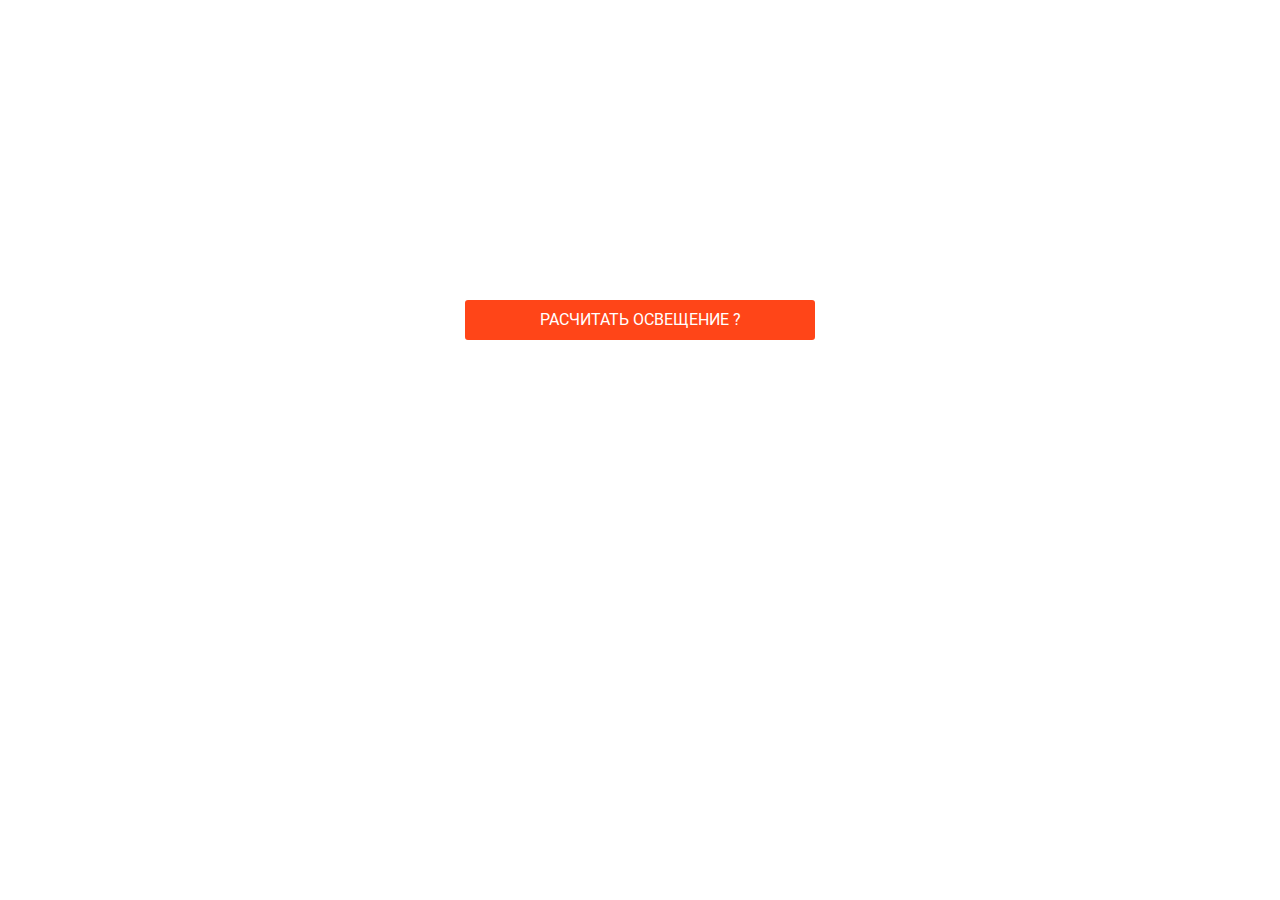
<file: index.html>
<!DOCTYPE html>
<html lang="ru">
<head>
   <meta charset="UTF-8">
   <title>Lighting calculation</title>
   <link rel="icon" href="img/icon.png" type="image/x-icon">
   <link rel="stylesheet" href="css/main.css">
   <link rel="stylesheet" href="fonts/fonts.css">
</head>
<body>
<a href="lighting_calculation.html">
<div class="btn-calculation-main">
   расчитать освещение ?
</div>
</a>

<script src="js/custom.js"></script>
</body>
</html>
</file>
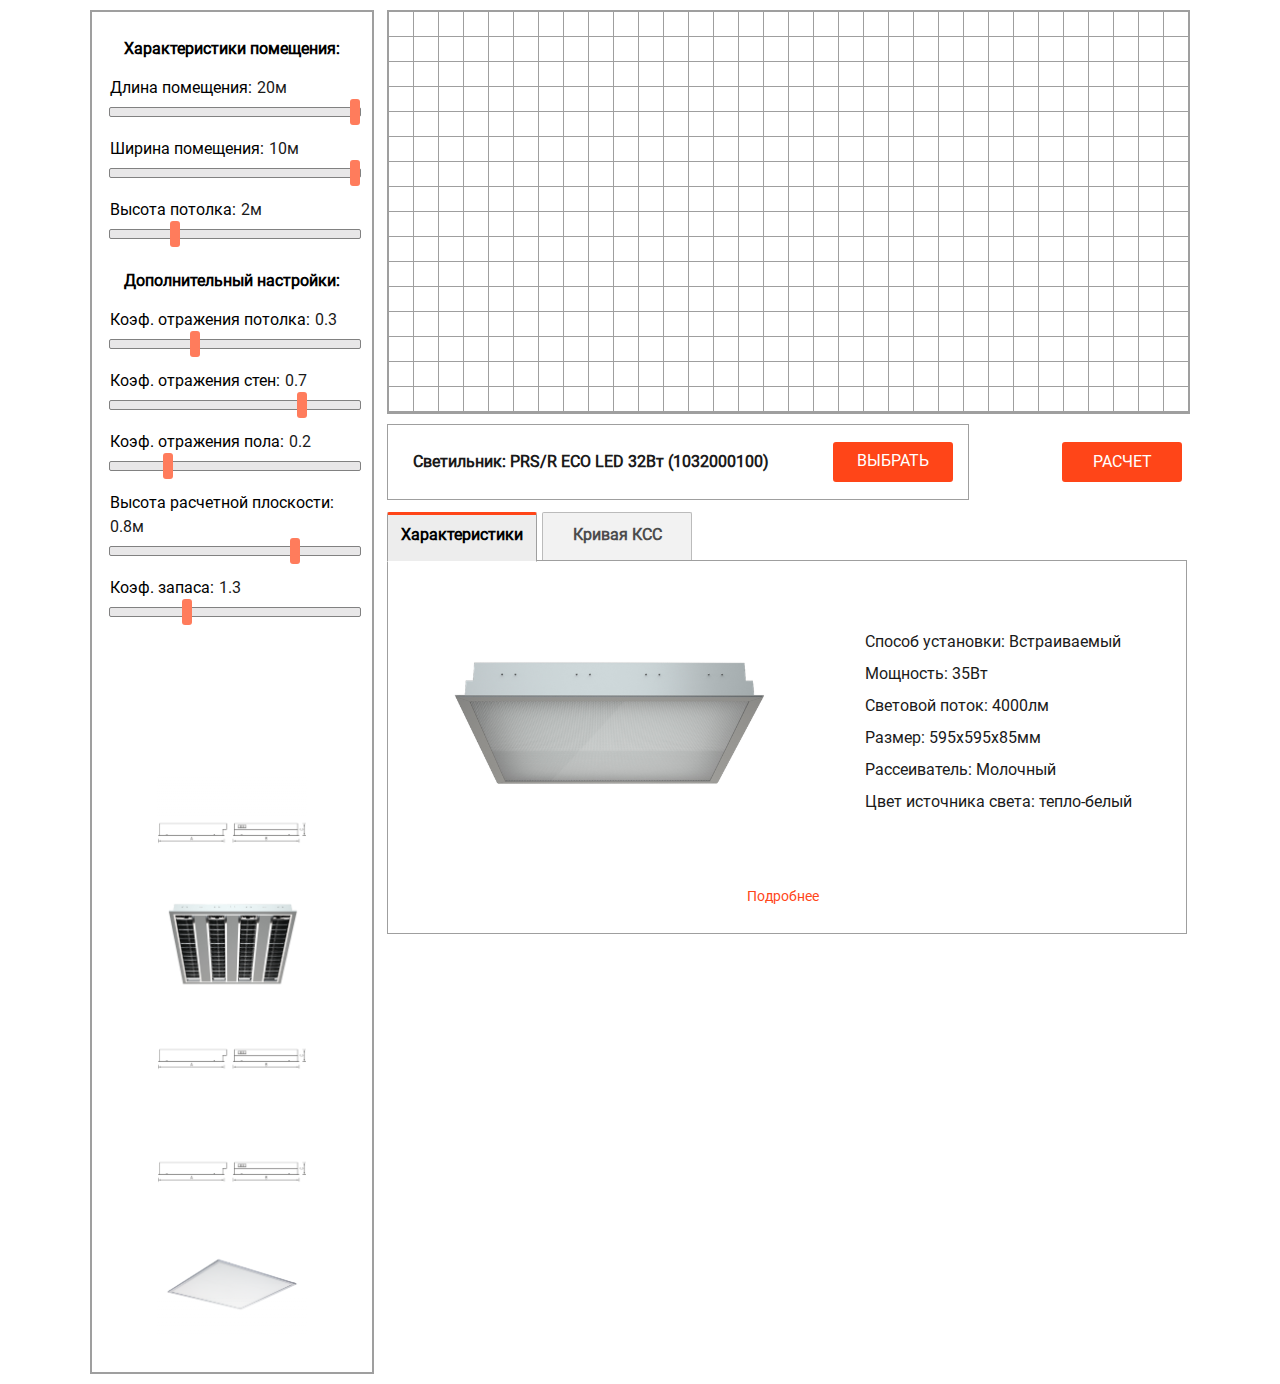
<file: lighting_calculation.html>
<!DOCTYPE html>
<html lang="ru">
<head>
   <meta charset="UTF-8">
   <title>Lighting calculation</title>
   <meta name="viewport"
         content="width=device-width, user-scalable=no, initial-scale=1.0, maximum-scale=1.0, minimum-scale=1.0">
   <meta http-equiv="X-UA-Compatible" content="ie=edge">
   <meta name="description" content="портфолио">
   <meta name="keywords" content="портфолио, веб разработка, резюме, css, html, javascript, js, jquery, Calculation of lighting">
   <meta property="og:title" content="Calculation of lighting">
   <meta property="og:type" content="http://dp.lemeshko.pp.ua/">
   <meta property="og:image" content="img/flex-png.png">
   <meta property="og:site_name" content="portfolio">
   <link rel="icon" href="img/icon.png" type="image/x-icon">

   <link rel="stylesheet" href="css/main.css">
   <link rel="stylesheet" href="fonts/fonts.css">
   <link rel="stylesheet" type="text/css" href="slick/slick.css"/>
   <link rel="stylesheet" type="text/css" href="slick/slick-theme.css"/>

</head>
<body>
<div class="container">
   <!--панель выбора параметров помещения-->
   <div class="secParam">
      <div>
         <p class="textBolt">Характеристики помещения:</p>
         <div class="rangeWrap">
            <p>Длина помещения:</p><span id="roomLengthValue"></span> м
         </div>
         <input class="roomLength decorRange" type="range" id="roomLength" min="4" max="20" value="20" step="1"/>

         <div class="rangeWrap">
            <p>Ширина помещения:</p><span id="roomWidthValue"></span> м
         </div>
         <input class="roomWidth decorRange" type="range" id="roomWidth" min="4" max="10" value="10" step="1"/>

         <div class="rangeWrap">
            <p>Высота потолка:</p><span id="heightValue"></span> м
         </div>
         <input class="decorRange" type="range" id="rangeHeight" min="1" max="5" value="2" step="0.2"/>

         <!--панель выбора дополнительных параметров помещения-->
         <p class="textBolt">Дополнительный настройки:</p>
         <div class="rangeWrap">
            <p>Коэф. отражения потолка:</p><span id="reflectionCeilingValue"></span>
         </div>
         <input class="decorRange" type="range" id="kReflectionCeiling" min="0" max="0.9" value="0.3" step="0.1"/>


         <div class="rangeWrap">
            <p>Коэф. отражения стен:</p><span id="reflectionWallsValue"></span>
         </div>
         <input class="decorRange" type="range" id="kReflectionWalls" min="0" max="0.9" value="0.7" step="0.1"/>


         <div class="rangeWrap">
            <p>Коэф. отражения пола:</p><span id="reflectionFloorValue"></span>
         </div>
         <input class="decorRange" type="range" id="kReflectionFloor" min="0" max="0.9" value="0.2" step="0.1"/>


         <div class="rangeWrap">
            <p>Высота расчетной плоскости:</p><span id="heightPlaneValue"></span> м
         </div>
         <input class="decorRange" type="range" id="heightPlane" min="0.2" max="1" value="0.8" step="0.1"/>


         <div class="rangeWrap">
            <p>Коэф. запаса:</p><span id="reserveValue"></span>
         </div>
         <input class="decorRange" type="range" id="kReserve" min="1" max="2" value="1.25" step="0.1"/>
      </div>
      <!--вертикальный slick Slider-->
      <div class="slider-fixed">
         <div class="owl-carousel">
            <img src="img/001_PRSR_ECO_LED/011-img.png" alt="">
            <img src="img/001_PRSR_ECO_LED/012-img.png" alt="">
            <img src="img/002_AOT.OPL_ECO_LED/021-img.png" alt="">
            <img src="img/005_PTFR_UNI_LED/053-img.png" alt="">
            <img src="img/005_PTFR_UNI_LED/051-img.png" alt="">
            <img src="img/002_AOT.OPL_ECO_LED/023-img.png" alt="">
            <img src="img/004_SLIM_LED/043-img.png" alt="">
            <img src="img/004_SLIM_LED/041-img.png" alt="">
            <img src="img/003_PTF_UNI_LED/031-img.png" alt="">
            <img src="img/003_PTF_UNI_LED/033-img.png" alt="">

         </div>
      </div>
      <!----вертикальный slick Slider---->

   </div>
   <!--основное поле расстановки светильников-->
   <div class="secCalculation">
      <div class="wrapRoom">
         <div id="fieldRoom">
            <div class="grid">
               <div class="grid__item divBlock"></div>
               <div class="grid__item divBlock"></div>
               <div class="grid__item divBlock"></div>
               <div class="grid__item divBlock"></div>
               <div class="grid__item divBlock"></div>
               <div class="grid__item divBlock"></div>
               <div class="grid__item divBlock"></div>
               <div class="grid__item divBlock"></div>
               <div class="grid__item divBlock"></div>
               <div class="grid__item divBlock"></div>
               <div class="grid__item divBlock"></div>
               <div class="grid__item divBlock"></div>
               <div class="grid__item divBlock"></div>
               <div class="grid__item divBlock"></div>
               <div class="grid__item divBlock"></div>
               <div class="grid__item divBlock"></div>
               <div class="grid__item divBlock"></div>
               <div class="grid__item divBlock"></div>
               <div class="grid__item divBlock"></div>
               <div class="grid__item divBlock"></div>
               <div class="grid__item divBlock"></div>
               <div class="grid__item divBlock"></div>
               <div class="grid__item divBlock"></div>
               <div class="grid__item divBlock"></div>
               <div class="grid__item divBlock"></div>
               <div class="grid__item divBlock"></div>
               <div class="grid__item divBlock"></div>
               <div class="grid__item divBlock"></div>
               <div class="grid__item divBlock"></div>
               <div class="grid__item divBlock"></div>
               <div class="grid__item divBlock"></div>
               <div class="grid__item divBlock"></div>
               <div class="grid__item divBlock"></div>
               <div class="grid__item divBlock"></div>
               <div class="grid__item divBlock"></div>
               <div class="grid__item divBlock"></div>
               <div class="grid__item divBlock"></div>
               <div class="grid__item divBlock"></div>
               <div class="grid__item divBlock"></div>
               <div class="grid__item divBlock"></div>
               <div class="grid__item divBlock"></div>
               <div class="grid__item divBlock"></div>
               <div class="grid__item divBlock"></div>
               <div class="grid__item divBlock"></div>
               <div class="grid__item divBlock"></div>
               <div class="grid__item divBlock"></div>
               <div class="grid__item divBlock"></div>
               <div class="grid__item divBlock"></div>
               <div class="grid__item divBlock"></div>
               <div class="grid__item divBlock"></div>
               <div class="grid__item divBlock"></div>
               <div class="grid__item divBlock"></div>
               <div class="grid__item divBlock"></div>
               <div class="grid__item divBlock"></div>
               <div class="grid__item divBlock"></div>
               <div class="grid__item divBlock"></div>
               <div class="grid__item divBlock"></div>
               <div class="grid__item divBlock"></div>
               <div class="grid__item divBlock"></div>
               <div class="grid__item divBlock"></div>
               <div class="grid__item divBlock"></div>
               <div class="grid__item divBlock"></div>
               <div class="grid__item divBlock"></div>
               <div class="grid__item divBlock"></div>
               <div class="grid__item divBlock"></div>
               <div class="grid__item divBlock"></div>
               <div class="grid__item divBlock"></div>
               <div class="grid__item divBlock"></div>
               <div class="grid__item divBlock"></div>
               <div class="grid__item divBlock"></div>
               <div class="grid__item divBlock"></div>
               <div class="grid__item divBlock"></div>
               <div class="grid__item divBlock"></div>
               <div class="grid__item divBlock"></div>
               <div class="grid__item divBlock"></div>
               <div class="grid__item divBlock"></div>
               <div class="grid__item divBlock"></div>
               <div class="grid__item divBlock"></div>
               <div class="grid__item divBlock"></div>
               <div class="grid__item divBlock"></div>
               <div class="grid__item divBlock"></div>
               <div class="grid__item divBlock"></div>
               <div class="grid__item divBlock"></div>
               <div class="grid__item divBlock"></div>
               <div class="grid__item divBlock"></div>
               <div class="grid__item divBlock"></div>
               <div class="grid__item divBlock"></div>
               <div class="grid__item divBlock"></div>
               <div class="grid__item divBlock"></div>
               <div class="grid__item divBlock"></div>
               <div class="grid__item divBlock"></div>
               <div class="grid__item divBlock"></div>
               <div class="grid__item divBlock"></div>
               <div class="grid__item divBlock"></div>
               <div class="grid__item divBlock"></div>
               <div class="grid__item divBlock"></div>
               <div class="grid__item divBlock"></div>
               <div class="grid__item divBlock"></div>
               <div class="grid__item divBlock"></div>
               <div class="grid__item divBlock"></div>
               <div class="grid__item divBlock"></div>
               <div class="grid__item divBlock"></div>
               <div class="grid__item divBlock"></div>
               <div class="grid__item divBlock"></div>
               <div class="grid__item divBlock"></div>
               <div class="grid__item divBlock"></div>
               <div class="grid__item divBlock"></div>
               <div class="grid__item divBlock"></div>
               <div class="grid__item divBlock"></div>
               <div class="grid__item divBlock"></div>
               <div class="grid__item divBlock"></div>
               <div class="grid__item divBlock"></div>
               <div class="grid__item divBlock"></div>
               <div class="grid__item divBlock"></div>
               <div class="grid__item divBlock"></div>
               <div class="grid__item divBlock"></div>
               <div class="grid__item divBlock"></div>
               <div class="grid__item divBlock"></div>
               <div class="grid__item divBlock"></div>
               <div class="grid__item divBlock"></div>
               <div class="grid__item divBlock"></div>
               <div class="grid__item divBlock"></div>
               <div class="grid__item divBlock"></div>
               <div class="grid__item divBlock"></div>
               <div class="grid__item divBlock"></div>
               <div class="grid__item divBlock"></div>
               <div class="grid__item divBlock"></div>
               <div class="grid__item divBlock"></div>
               <div class="grid__item divBlock"></div>
               <div class="grid__item divBlock"></div>
               <div class="grid__item divBlock"></div>
               <div class="grid__item divBlock"></div>
               <div class="grid__item divBlock"></div>
               <div class="grid__item divBlock"></div>
               <div class="grid__item divBlock"></div>
               <div class="grid__item divBlock"></div>
               <div class="grid__item divBlock"></div>
               <div class="grid__item divBlock"></div>
               <div class="grid__item divBlock"></div>
               <div class="grid__item divBlock"></div>
               <div class="grid__item divBlock"></div>
               <div class="grid__item divBlock"></div>
               <div class="grid__item divBlock"></div>
               <div class="grid__item divBlock"></div>
               <div class="grid__item divBlock"></div>
               <div class="grid__item divBlock"></div>
               <div class="grid__item divBlock"></div>
               <div class="grid__item divBlock"></div>
               <div class="grid__item divBlock"></div>
               <div class="grid__item divBlock"></div>
               <div class="grid__item divBlock"></div>
               <div class="grid__item divBlock"></div>
               <div class="grid__item divBlock"></div>
               <div class="grid__item divBlock"></div>
               <div class="grid__item divBlock"></div>
               <div class="grid__item divBlock"></div>
               <div class="grid__item divBlock"></div>
               <div class="grid__item divBlock"></div>
               <div class="grid__item divBlock"></div>
               <div class="grid__item divBlock"></div>
               <div class="grid__item divBlock"></div>
               <div class="grid__item divBlock"></div>
               <div class="grid__item divBlock"></div>
               <div class="grid__item divBlock"></div>
               <div class="grid__item divBlock"></div>
               <div class="grid__item divBlock"></div>
               <div class="grid__item divBlock"></div>
               <div class="grid__item divBlock"></div>
               <div class="grid__item divBlock"></div>
               <div class="grid__item divBlock"></div>
               <div class="grid__item divBlock"></div>
               <div class="grid__item divBlock"></div>
               <div class="grid__item divBlock"></div>
               <div class="grid__item divBlock"></div>
               <div class="grid__item divBlock"></div>
               <div class="grid__item divBlock"></div>
               <div class="grid__item divBlock"></div>
               <div class="grid__item divBlock"></div>
               <div class="grid__item divBlock"></div>
               <div class="grid__item divBlock"></div>
               <div class="grid__item divBlock"></div>
               <div class="grid__item divBlock"></div>
               <div class="grid__item divBlock"></div>
               <div class="grid__item divBlock"></div>
               <div class="grid__item divBlock"></div>
               <div class="grid__item divBlock"></div>
               <div class="grid__item divBlock"></div>
               <div class="grid__item divBlock"></div>
               <div class="grid__item divBlock"></div>
               <div class="grid__item divBlock"></div>
               <div class="grid__item divBlock"></div>
               <div class="grid__item divBlock"></div>
               <div class="grid__item divBlock"></div>
               <div class="grid__item divBlock"></div>
               <div class="grid__item divBlock"></div>
               <div class="grid__item divBlock"></div>
               <div class="grid__item divBlock"></div>
               <div class="grid__item divBlock"></div>
               <div class="grid__item divBlock"></div>
               <div class="grid__item divBlock"></div>
               <div class="grid__item divBlock"></div>
               <div class="grid__item divBlock"></div>
               <div class="grid__item divBlock"></div>
               <div class="grid__item divBlock"></div>
               <div class="grid__item divBlock"></div>
               <div class="grid__item divBlock"></div>
               <div class="grid__item divBlock"></div>
               <div class="grid__item divBlock"></div>
               <div class="grid__item divBlock"></div>
               <div class="grid__item divBlock"></div>
               <div class="grid__item divBlock"></div>
               <div class="grid__item divBlock"></div>
               <div class="grid__item divBlock"></div>
               <div class="grid__item divBlock"></div>
               <div class="grid__item divBlock"></div>
               <div class="grid__item divBlock"></div>
               <div class="grid__item divBlock"></div>
               <div class="grid__item divBlock"></div>
               <div class="grid__item divBlock"></div>
               <div class="grid__item divBlock"></div>
               <div class="grid__item divBlock"></div>
               <div class="grid__item divBlock"></div>
               <div class="grid__item divBlock"></div>
               <div class="grid__item divBlock"></div>
               <div class="grid__item divBlock"></div>
               <div class="grid__item divBlock"></div>
               <div class="grid__item divBlock"></div>
               <div class="grid__item divBlock"></div>
               <div class="grid__item divBlock"></div>
               <div class="grid__item divBlock"></div>
               <div class="grid__item divBlock"></div>
               <div class="grid__item divBlock"></div>
               <div class="grid__item divBlock"></div>
               <div class="grid__item divBlock"></div>
               <div class="grid__item divBlock"></div>
               <div class="grid__item divBlock"></div>
               <div class="grid__item divBlock"></div>
               <div class="grid__item divBlock"></div>
               <div class="grid__item divBlock"></div>
               <div class="grid__item divBlock"></div>
               <div class="grid__item divBlock"></div>
               <div class="grid__item divBlock"></div>
               <div class="grid__item divBlock"></div>
               <div class="grid__item divBlock"></div>
               <div class="grid__item divBlock"></div>
               <div class="grid__item divBlock"></div>
               <div class="grid__item divBlock"></div>
               <div class="grid__item divBlock"></div>
               <div class="grid__item divBlock"></div>
               <div class="grid__item divBlock"></div>
               <div class="grid__item divBlock"></div>
               <div class="grid__item divBlock"></div>
               <div class="grid__item divBlock"></div>
               <div class="grid__item divBlock"></div>
               <div class="grid__item divBlock"></div>
               <div class="grid__item divBlock"></div>
               <div class="grid__item divBlock"></div>
               <div class="grid__item divBlock"></div>
               <div class="grid__item divBlock"></div>
               <div class="grid__item divBlock"></div>
               <div class="grid__item divBlock"></div>
               <div class="grid__item divBlock"></div>
               <div class="grid__item divBlock"></div>
               <div class="grid__item divBlock"></div>
               <div class="grid__item divBlock"></div>
               <div class="grid__item divBlock"></div>
               <div class="grid__item divBlock"></div>
               <div class="grid__item divBlock"></div>
               <div class="grid__item divBlock"></div>
               <div class="grid__item divBlock"></div>
               <div class="grid__item divBlock"></div>
               <div class="grid__item divBlock"></div>
               <div class="grid__item divBlock"></div>
               <div class="grid__item divBlock"></div>
               <div class="grid__item divBlock"></div>
               <div class="grid__item divBlock"></div>
               <div class="grid__item divBlock"></div>
               <div class="grid__item divBlock"></div>
               <div class="grid__item divBlock"></div>
               <div class="grid__item divBlock"></div>
               <div class="grid__item divBlock"></div>
               <div class="grid__item divBlock"></div>
               <div class="grid__item divBlock"></div>
               <div class="grid__item divBlock"></div>
               <div class="grid__item divBlock"></div>
               <div class="grid__item divBlock"></div>
               <div class="grid__item divBlock"></div>
               <div class="grid__item divBlock"></div>
               <div class="grid__item divBlock"></div>
               <div class="grid__item divBlock"></div>
               <div class="grid__item divBlock"></div>
               <div class="grid__item divBlock"></div>
               <div class="grid__item divBlock"></div>
               <div class="grid__item divBlock"></div>
               <div class="grid__item divBlock"></div>
               <div class="grid__item divBlock"></div>
               <div class="grid__item divBlock"></div>
               <div class="grid__item divBlock"></div>
               <div class="grid__item divBlock"></div>
               <div class="grid__item divBlock"></div>
               <div class="grid__item divBlock"></div>
               <div class="grid__item divBlock"></div>
               <div class="grid__item divBlock"></div>
               <div class="grid__item divBlock"></div>
               <div class="grid__item divBlock"></div>
               <div class="grid__item divBlock"></div>
               <div class="grid__item divBlock"></div>
               <div class="grid__item divBlock"></div>
               <div class="grid__item divBlock"></div>
               <div class="grid__item divBlock"></div>
               <div class="grid__item divBlock"></div>
               <div class="grid__item divBlock"></div>
               <div class="grid__item divBlock"></div>
               <div class="grid__item divBlock"></div>
               <div class="grid__item divBlock"></div>
               <div class="grid__item divBlock"></div>
               <div class="grid__item divBlock"></div>
               <div class="grid__item divBlock"></div>
               <div class="grid__item divBlock"></div>
               <div class="grid__item divBlock"></div>
               <div class="grid__item divBlock"></div>
               <div class="grid__item divBlock"></div>
               <div class="grid__item divBlock"></div>
               <div class="grid__item divBlock"></div>
               <div class="grid__item divBlock"></div>
               <div class="grid__item divBlock"></div>
               <div class="grid__item divBlock"></div>
               <div class="grid__item divBlock"></div>
               <div class="grid__item divBlock"></div>
               <div class="grid__item divBlock"></div>
               <div class="grid__item divBlock"></div>
               <div class="grid__item divBlock"></div>
               <div class="grid__item divBlock"></div>
               <div class="grid__item divBlock"></div>
               <div class="grid__item divBlock"></div>
               <div class="grid__item divBlock"></div>
               <div class="grid__item divBlock"></div>
               <div class="grid__item divBlock"></div>
               <div class="grid__item divBlock"></div>
               <div class="grid__item divBlock"></div>
               <div class="grid__item divBlock"></div>
               <div class="grid__item divBlock"></div>
               <div class="grid__item divBlock"></div>
               <div class="grid__item divBlock"></div>
               <div class="grid__item divBlock"></div>
               <div class="grid__item divBlock"></div>
               <div class="grid__item divBlock"></div>
               <div class="grid__item divBlock"></div>
               <div class="grid__item divBlock"></div>
               <div class="grid__item divBlock"></div>
               <div class="grid__item divBlock"></div>
               <div class="grid__item divBlock"></div>
               <div class="grid__item divBlock"></div>
               <div class="grid__item divBlock"></div>
               <div class="grid__item divBlock"></div>
               <div class="grid__item divBlock"></div>
               <div class="grid__item divBlock"></div>
               <div class="grid__item divBlock"></div>
               <div class="grid__item divBlock"></div>
               <div class="grid__item divBlock"></div>
               <div class="grid__item divBlock"></div>
               <div class="grid__item divBlock"></div>
               <div class="grid__item divBlock"></div>
               <div class="grid__item divBlock"></div>
               <div class="grid__item divBlock"></div>
               <div class="grid__item divBlock"></div>
               <div class="grid__item divBlock"></div>
               <div class="grid__item divBlock"></div>
               <div class="grid__item divBlock"></div>
               <div class="grid__item divBlock"></div>
               <div class="grid__item divBlock"></div>
               <div class="grid__item divBlock"></div>
               <div class="grid__item divBlock"></div>
               <div class="grid__item divBlock"></div>
               <div class="grid__item divBlock"></div>
               <div class="grid__item divBlock"></div>
               <div class="grid__item divBlock"></div>
               <div class="grid__item divBlock"></div>
               <div class="grid__item divBlock"></div>
               <div class="grid__item divBlock"></div>
               <div class="grid__item divBlock"></div>
               <div class="grid__item divBlock"></div>
               <div class="grid__item divBlock"></div>
               <div class="grid__item divBlock"></div>
               <div class="grid__item divBlock"></div>
               <div class="grid__item divBlock"></div>
               <div class="grid__item divBlock"></div>
               <div class="grid__item divBlock"></div>
               <div class="grid__item divBlock"></div>
               <div class="grid__item divBlock"></div>
               <div class="grid__item divBlock"></div>
               <div class="grid__item divBlock"></div>
               <div class="grid__item divBlock"></div>
               <div class="grid__item divBlock"></div>
               <div class="grid__item divBlock"></div>
               <div class="grid__item divBlock"></div>
               <div class="grid__item divBlock"></div>
               <div class="grid__item divBlock"></div>
               <div class="grid__item divBlock"></div>
               <div class="grid__item divBlock"></div>
               <div class="grid__item divBlock"></div>
               <div class="grid__item divBlock"></div>
               <div class="grid__item divBlock"></div>
               <div class="grid__item divBlock"></div>
               <div class="grid__item divBlock"></div>
               <div class="grid__item divBlock"></div>
               <div class="grid__item divBlock"></div>
               <div class="grid__item divBlock"></div>
               <div class="grid__item divBlock"></div>
               <div class="grid__item divBlock"></div>
               <div class="grid__item divBlock"></div>
               <div class="grid__item divBlock"></div>
               <div class="grid__item divBlock"></div>
               <div class="grid__item divBlock"></div>
               <div class="grid__item divBlock"></div>
               <div class="grid__item divBlock"></div>
               <div class="grid__item divBlock"></div>
               <div class="grid__item divBlock"></div>
               <div class="grid__item divBlock"></div>
               <div class="grid__item divBlock"></div>
               <div class="grid__item divBlock"></div>
               <div class="grid__item divBlock"></div>
               <div class="grid__item divBlock"></div>
               <div class="grid__item divBlock"></div>
               <div class="grid__item divBlock"></div>
               <div class="grid__item divBlock"></div>
               <div class="grid__item divBlock"></div>
               <div class="grid__item divBlock"></div>
               <div class="grid__item divBlock"></div>
               <div class="grid__item divBlock"></div>
               <div class="grid__item divBlock"></div>
               <div class="grid__item divBlock"></div>
               <div class="grid__item divBlock"></div>
               <div class="grid__item divBlock"></div>
               <div class="grid__item divBlock"></div>
               <div class="grid__item divBlock"></div>
               <div class="grid__item divBlock"></div>
               <div class="grid__item divBlock"></div>
               <div class="grid__item divBlock"></div>
               <div class="grid__item divBlock"></div>
               <div class="grid__item divBlock"></div>
               <div class="grid__item divBlock"></div>
               <div class="grid__item divBlock"></div>
               <div class="grid__item divBlock"></div>
               <div class="grid__item divBlock"></div>
               <div class="grid__item divBlock"></div>
               <div class="grid__item divBlock"></div>
               <div class="grid__item divBlock"></div>
               <div class="grid__item divBlock"></div>
               <div class="grid__item divBlock"></div>
               <div class="grid__item divBlock"></div>
               <div class="grid__item divBlock"></div>
               <div class="grid__item divBlock"></div>
               <div class="grid__item divBlock"></div>
               <div class="grid__item divBlock"></div>
               <div class="grid__item divBlock"></div>
               <div class="grid__item divBlock"></div>
               <div class="grid__item divBlock"></div>
               <div class="grid__item divBlock"></div>
               <div class="grid__item divBlock"></div>
               <div class="grid__item divBlock"></div>
               <div class="grid__item divBlock"></div>
               <div class="grid__item divBlock"></div>
               <div class="grid__item divBlock"></div>
               <div class="grid__item divBlock"></div>
               <div class="grid__item divBlock"></div>
               <div class="grid__item divBlock"></div>
               <div class="grid__item divBlock"></div>
               <div class="grid__item divBlock"></div>
               <div class="grid__item divBlock"></div>
               <div class="grid__item divBlock"></div>
               <div class="grid__item divBlock"></div>
               <div class="grid__item divBlock"></div>
               <div class="grid__item divBlock"></div>
               <div class="grid__item divBlock"></div>
               <div class="grid__item divBlock"></div>
               <div class="grid__item divBlock"></div>
               <div class="grid__item divBlock"></div>
               <div class="grid__item divBlock"></div>
               <div class="grid__item divBlock"></div>
               <div class="grid__item divBlock"></div>
               <div class="grid__item divBlock"></div>
               <div class="grid__item divBlock"></div>
               <div class="grid__item divBlock"></div>
               <div class="grid__item divBlock"></div>
               <div class="grid__item divBlock"></div>
               <div class="grid__item divBlock"></div>
               <div class="grid__item divBlock"></div>
               <div class="grid__item divBlock"></div>
               <div class="grid__item divBlock"></div>
               <div class="grid__item divBlock"></div>
               <div class="grid__item divBlock"></div>
               <div class="grid__item divBlock"></div>
               <div class="grid__item divBlock"></div>
               <div class="grid__item divBlock"></div>
               <div class="grid__item divBlock"></div>
               <div class="grid__item divBlock"></div>
               <div class="grid__item divBlock"></div>
               <div class="grid__item divBlock"></div>
               <div class="grid__item divBlock"></div>
               <div class="grid__item divBlock"></div>
               <div class="grid__item divBlock"></div>
               <div class="grid__item divBlock"></div>
               <div class="grid__item divBlock"></div>
               <div class="grid__item divBlock"></div>
               <div class="grid__item divBlock"></div>
               <div class="grid__item divBlock"></div>
               <div class="grid__item divBlock"></div>
               <div class="grid__item divBlock"></div>
               <div class="grid__item divBlock"></div>
               <div class="grid__item divBlock"></div>
               <div class="grid__item divBlock"></div>


            </div>
         </div>
      </div>

      <!--включение popup выбора типа светильника с каталога-->
      <div class="choiceLighting" id="choiceLighting">
         <div class="selectLighting">
            <div id="selectLightingName">
               Светильник: PRS/R ECO LED 32Вт (1032000100)
            </div>
            <div>
               <div id="btn-catalog-main">Выбрать</div>
            </div>
         </div>
         <div>
            <button class="btn-catalog-main" id="calculation-js">Расчет</button>
         </div>
      </div>
      <!--характеристики светильника-->
      <div class="infoLightingMain" id="infoLightingMain">
         <div class="tabs-container">
            <ul class="tabs">
               <li class="active">
                  <p>Характеристики</p>
               </li>
               <li>
                  <p>Кривая КСС</p>
               </li>
            </ul>
            <div class="tabs-content">
               <div class="tabs-panel active" data-index="0">
                  <div class="tabs-info-lighting" id="tabs-info-lighting">
                     <div class="tabs-info-img">
                        <img src="img/001_PRSR_ECO_LED/011-img.png" alt="">
                     </div>
                     <div>
                        <ul>
                           <li>Способ установки: Встраиваемый</li>
                           <li>Мощность: 35Вт</li>
                           <li>Световой поток: 4000лм</li>
                           <li>Размер: 595х595х85мм</li>
                           <li>Рассеиватель: Молочный</li>
                           <li>Цвет источника света: тепло-белый</li>
                        </ul>
                     </div>
                  </div>
               </div>
               <div class="tabs-panel" data-index="1">
                  <div id="tabsLightingKKC">
                     <img src="img/001_PRSR_ECO_LED/KKC_001.jpg" alt="">
                  </div>
               </div>
               <p class="reg">
                  <a href="#1" class="more-btn" id="btnDescriptionOpenClose">Подробнее</a>
               </p>
            </div>
         </div>
         <!--подробные характеристики светильника-->
         <div id="mainDescription" class="hide">
            <div class="more-description-wrap">
               <p>PRS/R ECO LED 32Вт 4000лм</p>
               <div class="slider sliсkSlider">
                  <img src="img/001_PRSR_ECO_LED/011-img.png" alt="">
                  <img src="img/001_PRSR_ECO_LED/012-img.png" alt="">
                  <img src="img/001_PRSR_ECO_LED/013-img.png" alt="">
               </div>
            </div>
            <div id="1" class="acr"></div><!--якорь для плавного перемещения экрана к основным настройкам-->
            <div class="tabs-container">
               <ul class="tabs-description">
                  <li class="active">
                     <p>Характеристики</p>
                  </li>
                  <li>
                     <p>Скачать</p>
                  </li>
               </ul>
               <div class="tabs-content">
                  <div class="tabs-panel-description active" data-index="0">
                     <div class="text-description">
                        <div class="column-1">
                           <div>
                              <h4>Установка:</h4>
                              <p>Встраиваются в подвесные потолки типа Армстронг с шириной полки несущего
                                 Т-образного профиля 15 и 24 мм, в потолки GRILIATO или в подшивные
                                 потолки из гипсокартона с помощью клипс.</p>
                           </div>
                           <div>
                              <h4>Конструкция:</h4>
                              <p>Цельнометаллический сварной корпус из листовой стали, покрытый
                                 белой порошковой краской. В корпусе установлена пускорегулирующая
                                 аппаратура (драйвер).</p>
                           </div>
                           <div>
                              <h4>Оптическая часть:</h4>
                              <p>Светодиодный модуль ECO LED обеспечивает равномерную
                                 бестеневую засветку рассеивателя светильника. Рассеиватель из
                                 ПММА с призматической структурой в металлической рамке. Тип
                                 светодиодов: SMD.</p>
                           </div>
                           <div>
                              <h4>Комплектация:</h4>
                              <p>Для встройки в подшивные потолки из гипсокартона необходимо
                                 заказать комплект клипс. Код заказа клипс — 2905000110
                                 (на один светильник заказывать 4 клипсы).</p>
                           </div>
                           <div>
                              <h4>Области использования:</h4>
                              <p>HoReCa / гостиницы / рестораны / кафе
                                 ЖКХ
                                 Культурно-развлекательные учреждения
                                 Медицинские учреждения
                                 Образовательные учреждения
                                 Офисно-административные объекты
                                 Транспортные узлы (вокзалы, аэропорты)
                                 ТРЦ</p>
                           </div>
                        </div>
                        <div class="column-2">
                           <h4>Технические характеристики:</h4>
                           <div class="column-2-wrap">
                              <div>Артикул:</div>
                              <div>1032000100</div>
                              <div>Тип ИС:</div>
                              <div>LED</div>
                              <div>Световой поток:</div>
                              <div>4000лм</div>
                              <div>Мощность светильника:</div>
                              <div>32Вт</div>
                              <div>Энергоэффективность:</div>
                              <div>125лм/Вт</div>
                              <div>Цветовая температура:</div>
                              <div>4000К</div>
                              <div>Напряжение питания:</div>
                              <div>230В</div>
                              <div>Степень защиты (IP):</div>
                              <div>IP20</div>
                              <div>Вес:</div>
                              <div>4.5кг</div>
                              <div>Габариты АхВхС:</div>
                              <div>595х595х85мм</div>
                              <div id="pic">
                                 <img src="img/pic/pic-1.png" alt="" title="Класс защиты I от поражением электрическим током">
                                 <img src="img/pic/pic-2.png" alt="" title="Степень защиты IP">
                                 <img src="img/pic/pic-3.png" alt="" title="Ударопрочность Дж">
                                 <img src="img/pic/pic-4.png" alt="" title="Климатическая зона">
                                 <img src="img/pic/pic-5.png" alt="" title="Может работать от переменного и постоянного тока ">
                                 <img src="img/pic/pic-6.png" alt="" title="Класс энергоеффективности">
                              </div>
                           </div>
                        </div>
                     </div>
                  </div>
                  <div class="tabs-panel-description" data-index="1">
                     <div>
                        <div class="download-wrap">
                           <div>
                              <p>Описание</p>
                              <a href="download/001_PRSR_ECO_LED/011-description.pdf" download=""><img src="img/pdf.png" alt=""></a>
                           </div>
                           <div>
                              <p>Паспорт</p>
                              <a href="download/001_PRSR_ECO_LED/011-passport.pdf" download=""><img src="img/pdf.png" alt=""></a>
                           </div>
                           <div>
                              <p>Этикетка</p>
                              <a href="download/001_PRSR_ECO_LED/011-energetic.pdf" download=""><img src="img/pdf.png" alt=""></a>
                           </div>
                        </div>
                     </div>
                  </div>
               </div>
            </div>
         </div>


      </div>
   </div>
</div>
</div>

<!--всплывющий popup выбота типа светильника-->
<div class="b-popup" id="popup1">
   <div class="b-popup-content">

      <div class="containerCatalogLt">
         <div class="wrapper">
            <input type="radio" class="hidden" id="tab-btn-1" name="win" checked>
            <input type="radio" class="hidden" id="tab-btn-2" name="win">
            <input type="radio" class="hidden" id="tab-btn-3" name="win">
            <input type="radio" class="hidden" id="tab-btn-4" name="win">
            <input type="radio" class="hidden" id="tab-btn-5" name="win">
            <div class="buttons">
               <div id="lt001" class="lampType active" data-style="lt001">
                  <label for="tab-btn-1">
                     <img src="img/001_PRSR_ECO_LED/011-img.png">
                     <p class="button-name active-name">PRS/R ECO LED</p></label>
               </div>
               <div id="lt002" class="lampType" data-style="lt002">
                  <label for="tab-btn-2">
                     <img src="img/002_AOT.OPL_ECO_LED/021-img.png">
                     <p class="button-name">AOT.OPL ECO LED</p></label>
               </div>
               <div id="lt003" class="lampType" data-style="lt003">
                  <label for="tab-btn-3">
                     <img src="img/003_PTF_UNI_LED/031-img.png">
                     <p class="button-name">PTF UNI LED
                     <p></label>
               </div>
               <div id="lt004" class="lampType" data-style="lt004">
                  <label for="tab-btn-4">
                     <img src="img/004_SLIM_LED/041-img.png">
                     <p class="button-name">SLIM LED</p></label>
               </div>
               <div id="lt005" class="lampType" data-style="lt005">
                  <label for="tab-btn-5">
                     <img src="img/005_PTFR_UNI_LED/051-img.png">
                     <p class="button-name">PTF/R UNI LED</p></label>
               </div>
            </div>
            <div class=sep-div"></div>

            <div class="windows">
               <div class="mod-btn-wrap">
                  <div class="mod">Модыфикация</div>
                  <div>
                     <div class="btn-catalog">Закрыть</div>
                  </div>
               </div>
               <div class="wrap-catalog">
                  <div class="description">
                     <div class="btn-col1">ИС</div>
                     <div class="btn-col2">Мощность</div>
                     <div class="btn-col3">Световой поток</div>
                     <div class="btn-col4">Тип КСС</div>
                     <div class="btn-col5">Габариты</div>
                  </div>
                  <div class="window" id="w1">
                     <div id="btn1" class="lampSubtype active-name-lt" data-type-num="0">
                        <p class="btn-col1">LED</p>
                        <p class="btn-col2">32Вт</p>
                        <p class="btn-col3">4000лк</p>
                        <p class="btn-col4">K</p>
                        <p class="btn-col5">595х595х85мм</p>
                     </div>
                     <div id="btn2" class="lampSubtype" data-type-num="1">
                        <p class="btn-col1">LED</p>
                        <p class="btn-col2">32Вт</p>
                        <p class="btn-col3">4000лк</p>
                        <p class="btn-col4">K</p>
                        <p class="btn-col5">595х595х84мм</p>
                     </div>
                     <div id="btn3" class="lampSubtype" data-type-num="2">
                        <p class="btn-col1">LED</p>
                        <p class="btn-col2">35Вт</p>
                        <p class="btn-col3">4000лк</p>
                        <p class="btn-col4">K</p>
                        <p class="btn-col5">600х600х85мм</p>
                     </div>
                     <div id="btn4" class="lampSubtype" data-type-num="3">
                        <p class="btn-col1">LED</p>
                        <p class="btn-col2">70Вт</p>
                        <p class="btn-col3">7500лк</p>
                        <p class="btn-col4">K</p>
                        <p class="btn-col5">600х600х115мм</p>
                     </div>
                  </div>
                  <div class="window" id="w2">
                     <div id="btn5" class="lampSubtype" data-type-num="4">
                        <p class="btn-col1">LED</p>
                        <p class="btn-col2">32Вт</p>
                        <p class="btn-col3">3400лк</p>
                        <p class="btn-col4">K</p>
                        <p class="btn-col5">640х640х75мм</p>
                     </div>
                     <div id="btn6" class="lampSubtype" data-type-num="5">
                        <p class="btn-col1">LED</p>
                        <p class="btn-col2">32Вт</p>
                        <p class="btn-col3">3400лк</p>
                        <p class="btn-col4">K</p>
                        <p class="btn-col5">640х640х85мм</p>
                     </div>
                  </div>
                  <div class="window" id="w3">
                     <div id="btn7" class="lampSubtype" data-type-num="6">
                        <p class="btn-col1">LED</p>
                        <p class="btn-col2">32Вт</p>
                        <p class="btn-col3">3200лк</p>
                        <p class="btn-col4">K</p>
                        <p class="btn-col5">595х595х58мм</p>
                     </div>
                     <div id="btn8" class="lampSubtype" data-type-num="7">
                        <p class="btn-col1">LED</p>
                        <p class="btn-col2">32Вт</p>
                        <p class="btn-col3">4000лк</p>
                        <p class="btn-col4">K</p>
                        <p class="btn-col5">591х591х58мм</p>
                     </div>
                  </div>
                  <div class="window" id="w4">
                     <div id="btn9" class="lampSubtype" data-type-num="8">
                        <p class="btn-col1">LED</p>
                        <p class="btn-col2">32Вт</p>
                        <p class="btn-col3">3600лк</p>
                        <p class="btn-col4">K</p>
                        <p class="btn-col5">595х595х11мм</p>
                     </div>
                     <div id="btn10" class="lampSubtype" data-type-num="9">
                        <p class="btn-col1">LED</p>
                        <p class="btn-col2">32Вт</p>
                        <p class="btn-col3">4000лк</p>
                        <p class="btn-col4">K</p>
                        <p class="btn-col5">591х591х11мм</p>
                     </div>
                     <div id="btn11" class="lampSubtype" data-type-num="10">
                        <p class="btn-col1">LED</p>
                        <p class="btn-col2">40Вт</p>
                        <p class="btn-col3">4000лк</p>
                        <p class="btn-col4">K</p>
                        <p class="btn-col5">595х595х11мм</p>
                     </div>
                     <div id="btn12" class="lampSubtype" data-type-num="11">
                        <p class="btn-col1">LED</p>
                        <p class="btn-col2">40Вт</p>
                        <p class="btn-col3">4000лк</p>
                        <p class="btn-col4">K</p>
                        <p class="btn-col5">595х595х11мм</p>
                     </div>
                  </div>
                  <div class="window" id="w5">
                     <div id="btn13" class="lampSubtype" data-type-num="12">
                        <p class="btn-col1">LED</p>
                        <p class="btn-col2">32Вт</p>
                        <p class="btn-col3">3200лк</p>
                        <p class="btn-col4">K</p>
                        <p class="btn-col5">595х595х58мм</p>
                     </div>
                     <div id="btn14" class="lampSubtype" data-type-num="13">
                        <p class="btn-col1">LED</p>
                        <p class="btn-col2">32Вт</p>
                        <p class="btn-col3">4000лк</p>
                        <p class="btn-col4">K</p>
                        <p class="btn-col5">591х591х58мм</p>
                     </div>
                  </div>
               </div>
               <div class="kkc_catalog kkc_catalog_img">
               </div>
            </div>
         </div>
      </div>
   </div>
</div>
<!----всплывющий popup выбота типа светильника---->

<!--форма заказа светильников popup-->
<div class="b-popup" id="popup2">
   <div class="win-order">
      <div class="box-order-img" id="box-order-img-js">
         <img src="img/001_PRSR_ECO_LED/011-img.png" alt="">
         <p class="box-order-name-lamp">PRS/R ECO LED 32Вт - 0 шт.</p>
      </div>
      <div class="box-order-form">
         <div><input type="text" placeholder="Наименование организации" value=""></div>
         <div><input type="tel" placeholder="+38 (093) 265 65 85" value=""></div>
         <div><input type="email" placeholder="email" value=""></div>
         <div id="font-btn">Отправить</div>
      </div>
   </div>
</div>
<!----форма заказа светильников popup---->

<!--уведомление о отправленной форме-->
<div class="b-popup" id="popup3">
   <div class="win-order-ok">
      <p>Ваш заказ принят. Ожидайте звонка</p>
   </div>
</div>
<!----уведомление о отправленной форме---->
<!--уведомление о отправленной форме-->
<div id="item-wrapper"></div>


<script src="https://ajax.googleapis.com/ajax/libs/jquery/3.5.1/jquery.min.js"></script>
<script src="js/custom.js"></script>
<script type="text/javascript" src="//code.jquery.com/jquery-1.11.0.min.js"></script>
<script type="text/javascript" src="slick/slick.min.js"></script>

</body>
</html>
</file>
<file: css/main.css>
/*--сброс стилей--*/
/*--Убираем внутренние отступы--*/
ul[class],
ol[class] {
    padding: 0;
}

/*--Убираем внешние отступы--*/
body,
h1,
h2,
h3,
h4,
p,
ul[class],
ol[class],
li,
figure,
figcaption,
blockquote,
dl,
dd {
    margin: 0;
}

/*--Выставляем основные настройки по-умолчанию для body--*/
body {
    /*  min-height: 100vh;*/
    scroll-behavior: smooth;
    text-rendering: optimizeSpeed;
    line-height: 1.5;
}

/*--Удаляем стандартную стилизацию для всех ul и il, у которых есть атрибут class--*/
ul[class],
ol[class] {
    list-style: none;
}

/*--Элементы a, у которых нет класса, сбрасываем до дефолтных стилей--*/
a:not([class]) {
    text-decoration-skip-ink: auto;
}

/*--Упрощаем работу с --*/
img {
    max-width: 100%;
    display: block;
}

/*--Указываем понятную периодичность в потоке данных у article--*/
article > * + * {
    margin-top: 1em;
}

/*--Наследуем шрифты для инпутов и кнопок--*/
input,
button,
textarea,
select {
    font: inherit;
}

/*--Удаляем все анимации и переходы для людей, которые предпочитай их не использовать--*/
@media (prefers-reduced-motion: reduce) {
    * {
        animation-duration: 0.01ms !important;
        animation-iteration-count: 1 !important;
        transition-duration: 0.01ms !important;
        scroll-behavior: auto !important;
    }
}

/*--сброс стилей--*/
body {
    font-family: 'Roboto-Regular';
    margin: 0;
    padding: 0;
    position: relative;
    color: #1A1A1A;
}

.textBolt {
    font-weight: bold;
    text-align: center;
    margin: 10px 0 15px;
}

.rangeWrap { /*--запрет выделения текста--*/
    -webkit-touch-callout: none;
    -webkit-user-select: none;
    -moz-user-select: none;
    -ms-user-select: none;
    user-select: none;
}

.container {
    display: flex;
    flex-wrap: wrap;
    justify-content: space-between;
    max-width: 1100px;
    margin: 10px auto;
}

.secParam {
    width: 270px;
    border: 2px solid #9f9f9f;
    padding: 5px;
}

.secParam > div {
    padding: 10px;
}

.rangeWrap {
    display: flex;
    flex-wrap: wrap;
    justify-content: start;
    padding-left: 3px;
}

.rangeWrap > p {
    margin-right: 5px;
}

.secCalculation {
    display: flex;
    flex-wrap: wrap;
    flex-direction: column;
}

.wrapRoom {
    width: 803px;
    box-sizing: border-box;
    overflow: hidden;
}

#fieldRoom {
    height: 400px;
    background: #9f9f9f;
    margin: 0 auto;
    overflow: hidden;
    border: 2px solid #9f9f9f;
}

.lightingWrap {
    position: relative;
}

.boxFront {
    position: absolute;
    top: -12px;
    left: -12px;
    width: 24px;
    height: 24px;
    background: #FF4518;
    z-index: 1200;
    -webkit-touch-callout: none;
    -webkit-user-select: none;
    -moz-user-select: none;
    -ms-user-select: none;
    user-select: none;
}

.boxWhite,
.boxBlue,
.boxLightBlue,
.boxGreen,
.boxYellow,
.boxOrange,
.boxRed {
    position: absolute;
    top: -12px;
    left: -12px;
    width: 24px;
    height: 24px;
    background: red;
    border-radius: 50%;
    -webkit-touch-callout: none;
    -webkit-user-select: none;
    -moz-user-select: none;
    -ms-user-select: none;
    user-select: none;
}

.choiceLighting {
    display: flex;
    flex-wrap: wrap;
    justify-content: space-between;
    align-items: center;
    margin-top: 10px;
    width: 800px;
}

.selectLighting {
    display: flex;
    flex-wrap: wrap;
    justify-content: space-between;
    align-items: center;
    width: 550px;
    padding: 15px;
    border: 1px solid #9f9f9f;
}

#selectLightingName {
    font-weight: bold;
    padding: 10px;
    width: 400px;
}

.infoLightingMain {
    width: 800px;
    margin-top: 10px;
}

/*--оформление range--*/
.decorRange {
    -webkit-appearance: none;
    width: 100%;
    height: 8px;
    border-radius: 2px;
    border: 1px solid #4c4c4c;
    background: rgba(53, 49, 54, 0.16);
    outline: none;
    opacity: 0.7;
    -webkit-transition: .2s;
    transition: opacity .2s;
    margin-bottom: 20px;
}

.decorRange:hover {
    opacity: 1;
    box-shadow: 0 5px 15px 0 rgba(72, 77, 74, 0.3);
}

.decorRange::-webkit-slider-thumb {
    -webkit-appearance: none;
    appearance: none;
    width: 10px;
    height: 26px;
    border-radius: 3px;
    background: #FF4518;
    cursor: pointer;
}

.decorRange::-webkit-slider-thumb:hover {
    box-shadow: 0 0 4px 0 #FF4518;
}

/*----оформление range----*/

/*--оформление select--*/
.decorSelect {
    position: relative;
    left: 3px;
    margin: 5px 0 25px 0;
    width: 100%;
    height: 25px;
    text-align: center;
    font-size: 15px;
    border: 1px solid #4c4c4c;
    border-radius: 3px;
}

option:hover {
    background: orange;
    color: #fff;
}

.decorSelect:focus {
    outline: none;
}

.item_text {
    flex-basis: 100%;
    height: 0;
    line-height: 1.4;
    margin-bottom: 15px;
}

.hideSettingsBtn {
    display: none;
}

.showSettingsBtn {
    display: initial;
    text-align: center;
    cursor: pointer;
    color: #FF4518;
    font-size: 14px;
    margin-left: 60px;
    margin-bottom: 30px;
    -webkit-touch-callout: none;
    -webkit-user-select: none;
    -moz-user-select: none;
    -ms-user-select: none;
    user-select: none;
}

.showSettingsBtn:hover {
    color: #a0a0a0;
    font-size: 14px;
}

.showSettingsBtn:active {
    font-size: 15px;
}

/*--grid стили--*/
.grid {
    display: grid;
    grid-template-columns: repeat(32, 24px);
    grid-template-rows: repeat(16, 24px);
    grid-gap: 1px;
}

/*--grid стили--*/
.grid__item {
    background-color: white;
    color: black;
    display: flex;
    align-items: center;
    justify-content: center;
}
/*----grid стили----*/

/*--стили popup выора типа светильника--*/
/*--scroll--*/
::-webkit-scrollbar {
    width: 6px;
    height: 6px;
    background-color: #9f9f9f;
}

::-webkit-scrollbar-thumb {
    background-color: rgba(53, 49, 54, 0.52);
    border-radius: 9em;
}

::-webkit-scrollbar-thumb:hover {
    background-color: #253861;
}

/*--scroll--*/
/* style popup */
.b-container {
    width: 200px;
    height: 150px;
    margin: 0 auto;
    padding: 10px;
}

.b-popup {
    width: 100%;
    min-height: 100%;
    background-color: rgba(0, 0, 0, 0.5);
    position: fixed;
    top: 0;
    z-index: 2000;
    -webkit-animation-name: animOpacity1;
    -webkit-animation-duration: 0.3s;
    animation-name: animOpacity1;
    animation-duration: 0.3s;
    transition: transform 0.6s cubic-bezier(0.16, 1, 0.3, 1);
}

.b-popup .b-popup-content {
    position: absolute;
    left: calc(50% - 525px);
    top: calc(50% - 300px);
    width: 1050px;
    padding: 10px;
    background-color: white;
    border-radius: 5px;
    box-shadow: 0 0 10px #000;
}

.b-popup-content {
    -webkit-animation-name: animatetop1;
    -webkit-animation-duration: 0.3s;
    animation-name: animatetop;
    animation-duration: 0.3s;
}

@-webkit-keyframes animatetop1 {
    from {
        top: -1500px;
        opacity: 0
    }

}

@-webkit-keyframes animOpacity1 {
    from {
        opacity: 0
    }
    to {
        opacity: 1
    }

}

/*--оформление фото светильников--*/
.containerCatalogLt {
    width: 1050px;
    min-width: 750px;
    height: 600px;
    margin: 10px auto;
    overflow: auto;
}

.wrapper {
    margin: 0 0 30px 0;
    display: flex;
    justify-content: space-between;
}

.buttons {
    display: flex;
    flex-wrap: wrap;
    justify-content: flex-start;
    width: 320px;
    height: 400px;
}

.buttons div {
    border: 2px solid #9f9f9f;
    border-radius: 5px;
    margin: 10px;
    opacity: 0.9;
}

.buttons div:hover {
    background: white;
    color: black;
    border: 2px solid #FF4518;
    box-shadow: 0 15px 20px 0 rgba(72, 77, 74, 0.3);
}

.buttons img {
    width: 115px;
    padding: 0 10px;
    height: 100px;
    opacity: 0.9;
}

.buttons img:hover {
    opacity: 1;
}

.buttons label {
    text-align: center;
    display: block;
    width: 135px;
    height: 135px;
    cursor: pointer;
    overflow: hidden;
}

/*--переключение class border--*/
.buttons div.active {
    border: 2px solid #FF4518;
    opacity: 1;
    box-shadow: 2px 2px 5px 2px #a0a0a0;
    background: #e1e1e1;
}

/*--переключение class border--*/

.windows {
    flex: 1;
    margin-left: 10px;
    margin-right: 10px;
    margin-top: 10px;
    max-height: 600px;
    min-height: 300px
}

.mod {
    position: relative;
    top: 1px;
    text-align: center;
    padding: 10px 0 10px 0;
    width: 120px;
    height: 50px;
    border-top: 3px solid #FF4518;
    border-left: 1px solid #a0a0a0;
    border-right: 1px solid #a0a0a0;
    border-bottom: 1px solid #a0a0a0;
    border-bottom-color: white;
    box-sizing: border-box;
    font-weight: bold;
    -webkit-touch-callout: none;
    -webkit-user-select: none;
    -moz-user-select: none;
    -ms-user-select: none;
    user-select: none;
}

.description {
    padding: 10px;
    box-sizing: border-box;
    display: flex;
    flex-wrap: wrap;
    justify-content: space-between;
    height: 40px;
    font-weight: bold;
    -webkit-touch-callout: none;
    -webkit-user-select: none;
    -moz-user-select: none;
    -ms-user-select: none;
    user-select: none;
}

.wrap-catalog {
    border: 1px solid #a0a0a0;
}

/*--скрываем переключатели radio и окна контента--*/
.window, .hidden {
    display: none;
}

.window p {
    padding: 10px;
}

.active-name-lt {
    border: 2px solid #FF4518;
}

/*--отобразить контент, связанный с вабранной радиокнопкой (input type="radio")--*/
#tab-btn-1:checked ~ .windows #w1,
#tab-btn-2:checked ~ .windows #w2,
#tab-btn-3:checked ~ .windows #w3,
#tab-btn-4:checked ~ .windows #w4,
#tab-btn-5:checked ~ .windows #w5 {
    display: block;
}

/*--связываение кнопки и radio--*/
#tab-btn-1:checked ~ .buttons [for="tab-btn-1"],
#tab-btn-2:checked ~ .buttons [for="tab-btn-2"],
#tab-btn-3:checked ~ .buttons [for="tab-btn-3"],
#tab-btn-4:checked ~ .buttons [for="tab-btn-4"],
#tab-btn-5:checked ~ .buttons [for="tab-btn-5"] {
}

.sep-div {
    width: 25px;
}

/*--оформление--*/
#btn1,
#btn2,
#btn3,
#btn4,
#btn5,
#btn6,
#btn7,
#btn8,
#btn9,
#btn10,
#btn11,
#btn12,
#btn13,
#btn14 {
    display: flex;
    flex-wrap: wrap;
    justify-content: space-between;
    height: 40px;
    box-sizing: border-box;
    cursor: pointer;
}

#w1 div:nth-child(2n+1),
#w2 div:nth-child(2n+1),
#w3 div:nth-child(2n+1),
#w4 div:nth-child(2n+1),
#w5 div:nth-child(2n+1) {
    background: rgba(235, 235, 235, 0.91);
}

#btn1:hover,
#btn2:hover,
#btn3:hover,
#btn4:hover,
#btn5:hover,
#btn6:hover,
#btn7:hover,
#btn8:hover,
#btn9:hover,
#btn10:hover,
#btn11:hover,
#btn12:hover,
#btn13:hover,
#btn14:hover {
    border: 2px solid #FF4518;
}

#btn1:active,
#btn2:active,
#btn3:active,
#btn4:active,
#btn5:active,
#btn6:active,
#btn7:active,
#btn8:active,
#btn9:active,
#btn10:active,
#btn11:active,
#btn12:active,
#btn13:active,
#btn14:active {
    background: cornflowerblue;
}

.border-content {
    width: 3px;
    margin: 10px 0 0 0;
    background: #aaaaaa;
}

.btn-col1, .btn-col2, .btn-col4 {
    width: 70px;
}

.btn-col3 {
    width: 120px;
}

.btn-col5 {
    word-wrap: break-word;
    width: 130px;
}

.btn-col1, .btn-col2, .btn-col3, .btn-col4, .btn-col5 {

}

.mod-btn-wrap {
    display: flex;
    flex-wrap: wrap;
    justify-content: space-between;
}

.btn-catalog {
    position: relative;
    text-align: center;
    width: 120px;
    height: 40px;
    padding: 5px;
    color: white;
    box-sizing: border-box;
    border: 2px solid #FF4518;
    border-radius: 3px;
    background: #FF4518;
    cursor: pointer;
    -webkit-touch-callout: none;
    -webkit-user-select: none;
    -moz-user-select: none;
    -ms-user-select: none;
    user-select: none;
}

.btn-catalog:hover {
    background: white;
    color: black;
    border: 2px solid #FF4518;
    box-shadow: 0 15px 20px 0 rgba(72, 77, 74, 0.3);
}

.btn-catalog-link {
    text-decoration: none;
}

#popup1 {
    display: none;
}

#btn-catalog-main {
    text-align: center;
    width: 120px;
    height: 40px;
    padding: 5px;
    color: white;
    box-sizing: border-box;
    border: 2px solid #FF4518;
    border-radius: 3px;
    background: #FF4518;
    cursor: pointer;
    -webkit-touch-callout: none;
    -webkit-user-select: none;
    -moz-user-select: none;
    -ms-user-select: none;
    user-select: none;
    text-transform: uppercase;
}

#btn-catalog-main:hover {
    background: white;
    color: black;
    border: 2px solid #FF4518;
    box-shadow: 0 15px 20px 0 rgba(72, 77, 74, 0.3);
}

.btn-catalog-main {
    text-align: center;
    width: 120px;
    height: 40px;
    padding: 5px;
    color: white;
    box-sizing: border-box;
    border: 2px solid #FF4518;
    border-radius: 3px;
    background: #FF4518;
    cursor: pointer;
    margin: 0 5px;
    -webkit-touch-callout: none;
    -webkit-user-select: none;
    -moz-user-select: none;
    -ms-user-select: none;
    user-select: none;
    text-transform: uppercase;
}

.btn-catalog-main:hover {
    background: white;
    color: black;
    border: 2px solid #FF4518;
    box-shadow: 0 15px 20px 0 rgba(72, 77, 74, 0.3);
}

.btn-catalog-main:focus {
    outline: none;
}

.btn-calculation-main {
    margin: calc(25% - 20px) calc(50% - 175px);
    text-align: center;
    width: 350px;
    height: 40px;
    padding: 5px;
    color: white;
    line-height: 25px;
    box-sizing: border-box;
    border: 2px solid #FF4518;
    border-radius: 3px;
    background: #FF4518;
    cursor: pointer;
    -webkit-touch-callout: none;
    -webkit-user-select: none;
    -moz-user-select: none;
    -ms-user-select: none;
    user-select: none;
    text-transform: uppercase;
}

.btn-calculation-main:hover {
    background: white;
    color: black;
    border: 2px solid #FF4518;
    box-shadow: 0 15px 20px 0 rgba(72, 77, 74, 0.3);
}

.btn-calculation-main:focus {
    outline: none;
}

a {
    text-decoration: none;
    color: white;
}

a:hover {
    color: black;
}

/*--KKC--*/
.kkc_catalog_img {
    width: 400px;
    height: 400px;
    margin: 15px auto 0;
    background: url("../img/001_PRSR_ECO_LED/KKC_001.jpg");
    background-position: center;
    background-size: cover;
}

/*--добавление картинки ККС через js--*/
.lt001 {
    width: 400px;
    height: 400px;
    margin: 15px auto 0;
    background: url("../img/001_PRSR_ECO_LED/KKC_001.jpg");
    background-position: center;
    background-size: cover;
}

.lt002 {
    width: 400px;
    height: 400px;
    margin: 15px auto 0;
    background: url("../img/002_AOT.OPL_ECO_LED/KKC_002.jpg");
    background-position: center;
    background-size: cover;
}

.lt003 {
    width: 400px;
    height: 400px;
    margin: 15px auto 0;
    background: url("../img/003_PTF_UNI_LED/KKC_003.jpg");
    background-position: center;
    background-size: cover;
}

.lt004 {
    width: 400px;
    height: 400px;
    margin: 15px auto 0;
    background: url("../img/004_SLIM_LED/KKC_004.jpg");
    background-position: center;
    background-size: cover;
}

.lt005 {
    width: 400px;
    height: 400px;
    margin: 15px auto 0;
    background: url("../img/005_PTFR_UNI_LED/KKC_005.jpg");
    background-position: center;
    background-size: cover;
}

/*----стили popup выора типа светильника----*/

/*--tabs выбранного светильника с переключением между кривой ККС и характеристиками--*/
ul {
    list-style: none;
}

p {
    text-decoration: none;
    color: black;
}

.tabs-container {
}

.tabs {
    display: flex;
    -webkit-touch-callout: none;
    -webkit-user-select: none;
    -moz-user-select: none;
    -ms-user-select: none;
    user-select: none;
}

.tabs li {
    display: block;
    position: relative;
    border-radius: 2px 2px 0 0;
    background: #EDEDED;
    margin-right: 5px;
    opacity: 0.7;
    transition: all 0.1s ease-in-out;
    top: 2px;
    text-align: center;
    padding: 10px 0 10px 0;
    width: 150px;
    height: 50px;
    border-top: 1px solid #9f9f9f;
    border-left: 1px solid #9f9f9f;
    border-right: 1px solid #9f9f9f;
    border-bottom: 1px solid white;
    box-sizing: border-box;
    font-weight: bold;
    cursor: pointer;
}

.tabs li.active,
.tabs li:hover {
    opacity: 1;
    padding: 8px 0 12px 0;
    z-index: 20;
    border-top: 3px solid #FF4518;
    border-left: 1px solid #9f9f9f;
    border-right: 1px solid #9f9f9f;
    border-bottom: 1px solid #9f9f9f;
    border-bottom-color: white;
}

.tabs-content {
    position: relative;
    z-index: 2;
    border: 1px solid #9f9f9f;
    background: white;
}

.tabs-panel {
    display: none;
}

#tabsLightingKKC {
    width: 400px;
    margin: 15px auto 0;
}

.tabs-panel.active {
    display: block;
}

.tabs-panel p + div {
    margin-top: 10px;
}

.tabs-info-lighting {
    display: flex;
    flex-wrap: wrap;
    justify-content: space-around;
    align-items: center;
    padding: 30px 30px 5px 30px;
}

.tabs-info-img {
    width: 350px;
}

.tabs-info-lighting ul li {
    margin: 8px;
}

.tabs-info-lighting a {
    color: #FF4518;
    font-size: 14px;
}

.tabs-info-lighting a:hover {
    color: #a0a0a0;
    font-size: 14px;
}

.more-btn {
    text-align: center;
    cursor: pointer;
    color: #FF4518;
    font-size: 14px;
    padding: 0 calc(50% - 40px);
    margin-bottom: 50px;
    -webkit-touch-callout: none;
    -webkit-user-select: none;
    -moz-user-select: none;
    -ms-user-select: none;
    user-select: none;
}

.reg {
    margin: 25px;
}

.reg a {
    text-decoration: none;
}

.more-btn:hover {
    color: #a0a0a0;
    font-size: 14px;
}

.more-btn:active {
    color: black;
}

/*--оформление полного описания светилька--*/
.more-description-wrap {
    display: flex;
    flex-wrap: wrap;
    padding: 25px;
    margin-top: 30px;
}

.more-description-wrap p {
    width: 100%;
    text-align: center;
    font-weight: bold;
}

.slider {
    margin: 0 auto;
    width: 700px;
    height: 500px;
}

.slider img {
    margin: 0 auto;
    vertical-align: middle;

}

.tabs-description {
    display: flex;
    -webkit-touch-callout: none;
    -webkit-user-select: none;
    -moz-user-select: none;
    -ms-user-select: none;
    user-select: none;
}

.tabs-description li {
    display: block;
    position: relative;
    border-radius: 2px 2px 0 0;
    background: #EDEDED;
    margin-right: 5px;
    opacity: 0.7;
    transition: all 0.1s ease-in-out;
    top: 1px;
    text-align: center;
    padding: 10px 0 10px 0;
    width: 150px;
    height: 50px;
    border-top: 1px solid #9f9f9f;
    border-left: 1px solid #9f9f9f;
    border-right: 1px solid #9f9f9f;
    border-bottom: 1px solid white;
    box-sizing: border-box;
    font-weight: bold;
    cursor: pointer;
}

.tabs-description li.active,
.tabs-description li:hover {
    opacity: 1;
    padding: 8px 0 12px 0;
    z-index: 20;
    border-top: 3px solid #FF4518;
    border-left: 1px solid #9f9f9f;
    border-right: 1px solid #9f9f9f;
    border-bottom: 1px solid #9f9f9f;
    border-bottom-color: white;
}

.tabs-panel-description {
    display: none;
}

.tabs-panel-description.active {
    display: block;
}

.tabs-panel-description p + div {
    margin-top: 10px;
}

.text-description {
    display: flex;
    flex-wrap: wrap;
    justify-content: space-around;
    padding: 30px 10px;
    width: 100%;
    box-sizing: border-box;
}

.text-description div {
    width: 350px;
}

.column-1 div {
    padding-bottom: 25px;
}

.column-2-wrap {
    display: flex;
    flex-wrap: wrap;
    justify-content: space-between;
}

.column-2-wrap div:nth-child(odd) {
    width: 200px;
}

.column-2-wrap div:nth-child(even) {
    width: 130px;
    text-align: right;
}

.column-2-wrap div {
    padding: 10px 5px;
    border-bottom: 1px solid #9f9f9f;
}

#pic {
    padding-top: 40px;
    display: inline-flex;
    border-bottom: 0 solid white;
}

#pic img {
    width: 50px;
    padding-right: 10px;
    cursor: help;
}

.download-wrap {
    display: flex;
    flex-wrap: wrap;
    justify-content: space-around;
    margin: 50px 50px;
}

.download-wrap img {
    margin: 10px auto;
    width: 60px;
    cursor: pointer;
}

.download-wrap img:hover {
    margin: 7px auto;
    width: 63px;
    opacity: 0.7;
}

.hide {
    display: none !important;
}

/*--вертикальный slick Slider--*/
.slider-fixed {
    position: sticky;
    top: 20px;
}

.owl-carousel {
    width: 150px;
    height: 560px;
    margin: 70px auto;
    cursor: pointer;
    user-select: none;
}

.owl-carousel img:focus {
    outline: none;
}

.owl-carousel img:hover {
    opacity: 0.5;
}

.owl-carousel:before {
    content: "";
    display: block;
    height: 50px;
    position: relative;
    top: 40px;
    z-index: 1000;
    background: rgb(255, 255, 255);
    background: linear-gradient(180deg, rgba(255, 255, 255, 1) 0%, rgba(255, 255, 255, 1) 20%, rgba(255, 255, 255, 0) 100%);
}

.owl-carousel:after {
    content: "";
    display: block;
    height: 50px;
    position: relative;
    top: -45px;
    z-index: 1000;
    background: rgb(255, 255, 255);
    background: linear-gradient(0deg, rgba(255, 255, 255, 1) 0%, rgba(255, 255, 255, 1) 20%, rgba(255, 255, 255, 0) 100%);
}

/*----вертикальный slick Slider----*/

/*--якорь для плавного перемещения экрана к основным настройкам--*/
.acr {
    position: relative;
    top: 350px;
    background-color: red;
}

/*----якорь для плавного перемещения экрана к основным настройкам----*/

/*--цветовая шкала--*/
.box-color-wrap {
    display: flex;
    flex-wrap: wrap;
    justify-content: center;
    margin: 15px 0;
}

.color-0,
.color-100,
.color-200,
.color-300,
.color-400,
.color-500,
.color-600,
.color-700 {
    width: 70px;
    height: 15px;
}

.color-text {
    text-align: center;
}

.color-0 {
    background: #000333;
}

.color-100 {
    background: #000464;
}

.color-200 {
    background: #0018FF;
}

.color-300 {
    background: #006400;
}

.color-400 {
    background: #32C800;
}

.color-500 {
    background: #64FD01;
}

.color-600 {
    background: #FFFE00;
}

.color-700 {
    background: #FE121A;
}

/*----цветовая шкала----*/

/*----результаты расчета----*/
.results-box {
    width: 800px;
    height: 450px;
    margin: 15px auto;
    border: 1px solid #9f9f9f;
}

.results-wrap {
    width: 450px;
    height: 200px;
    margin: 0 auto;
}

.results-wrap {
    display: flex;
    flex-wrap: wrap;
    justify-content: space-between;
    margin: 25px auto;
}

.results-wrap div {
    height: 30px;
    line-height: 30px;
}

.results-wrap div:nth-child(odd) {
    width: 255px;
    padding: 5px 5px 5px 20px;

}

.results-wrap div:nth-child(even) {
    width: 160px;
    text-align: center;
    padding: 5px 5px;

}

.results-wrap div {
    border-bottom: 1px solid #9f9f9f;
}

.results-box-title {
    font-weight: bold;
    text-align: center;
}

.results-title {
    font-weight: bold;
    font-size: 16px;
    padding: 15px 0;
    text-align: center;
    text-transform: uppercase;
    border-bottom: 1px solid #9f9f9f;
}

.results-btn {
    display: flex;
    flex-wrap: wrap;
    justify-content: space-between;
    margin: 20px auto;
}

.results-btn-wrap {
    margin: 40px auto 10px;
    width: 350px;
}

.btn-catalog-main {
    text-align: center;
    width: 120px;
    height: 40px;
    padding: 5px;
    color: white;
    box-sizing: border-box;
    border: 2px solid #FF4518;
    border-radius: 3px;
    background: #FF4518;
    cursor: pointer;
    margin: 0 5px;
    -webkit-touch-callout: none;
    -webkit-user-select: none;
    -moz-user-select: none;
    -ms-user-select: none;
    user-select: none;
    text-transform: uppercase;
}

.btn-catalog-main:hover {
    background: white;
    color: black;
    border: 2px solid #FF4518;
    box-shadow: 0 15px 20px 0 rgba(72, 77, 74, 0.3);
}

.btn-catalog-main:focus {
    outline: none;
}

.btn-new-calculation {
    text-align: center;
    width: 340px;
    height: 40px;
    padding: 5px;
    color: white;
    box-sizing: border-box;
    border: 2px solid #FF4518;
    border-radius: 3px;
    background: #FF4518;
    cursor: pointer;
    margin: 0 5px;
    -webkit-touch-callout: none;
    -webkit-user-select: none;
    -moz-user-select: none;
    -ms-user-select: none;
    user-select: none;
    text-transform: uppercase;
}

.btn-new-calculation:hover {
    background: white;
    color: black;
    border: 2px solid #FF4518;
    box-shadow: 0 15px 20px 0 rgba(72, 77, 74, 0.3);

}

.btn-new-calculation:focus {
    outline: none;
}

/*--блок результатов--*/

/*--форма заказа светильников popup--*/
.win-order {
    width: 400px;
    height: 550px;
    border: 1px solid #9f9f9f;
    margin: 0 auto;
    border-radius: 3px;
}

.box-order-form {
    width: 100%;
    height: 300px;
}

.box-order-img {
    width: 100%;
    height: 250px;
    padding: 20px 100px;
    box-sizing: border-box;
}

.box-order-img img {
    width: 200px;
}

.box-order-add {
    width: 100px;
    height: 190px;
    padding: 80px 0;
    text-align: center;
    box-sizing: border-box;
    font-weight: bold;
}

.box-order-name-lamp {
    font-weight: bold;
    text-align: center;
}

.box-order-form {
    padding: 40px 70px;
    box-sizing: border-box;
}

input[type="text"],
input[type="tel"],
input[type="email"] {
    background-color: white;
    height: 35px;
    width: 250px;
    font-family: 'Montserrat Alternates', sans-serif;
    font-size: 14px;
    border: 1px solid #9f9f9f;
    border-radius: 3px;
    color: black;
    outline: none;
    padding: 0 0 0 3px;
    margin-bottom: 20px;
}

.box-order-form input:hover {
    border: 1px solid orangered;
    box-shadow: 0 15px 20px 0 rgba(72, 77, 74, 0.3);
}

.box-order-form input:focus {
    border: 1px solid orangered;
    box-shadow: 0 15px 20px 0 rgba(72, 77, 74, 0.3);
    background-color: rgba(128, 128, 128, 0.1);
    transition: all 0.2s;
}

input::-webkit-input-placeholder {
    text-indent: 0;
    transition: text-indent 0.3s ease;
}

input::-moz-placeholder {
    text-indent: 0;
    transition: text-indent 0.3s ease;
}

input:-moz-placeholder {
    text-indent: 0;
    transition: text-indent 0.3s ease;
}

input:-ms-input-placeholder {
    text-indent: 0;
    transition: text-indent 0.3s ease;
}

input:focus::-webkit-input-placeholder {
    text-indent: 500px;
    transition: text-indent 0.3s ease;
}

input:focus::-moz-placeholder {
    text-indent: 500px;
    transition: text-indent 0.3s ease;
}

input:focus:-moz-placeholder {
    text-indent: 500px;
    transition: text-indent 0.3s ease;
}

input:focus:-ms-input-placeholder {
    text-indent: 500px;
    transition: text-indent 0.3s ease;
}


#font-btn {
    text-align: center;
    width: 255px;
    height: 40px;
    padding: 5px;
    color: white;
    text-transform: uppercase;
    box-sizing: border-box;
    line-height: 25px;
    border: 2px solid #FF4518;
    border-radius: 3px;
    background: #FF4518;
    cursor: pointer;
    -webkit-touch-callout: none;
    -webkit-user-select: none;
    -moz-user-select: none;
    -ms-user-select: none;
    user-select: none;
}

#font-btn:hover {
    background: white;
    color: black;
    border: 2px solid #FF4518;
    box-shadow: 0 15px 20px 0 rgba(72, 77, 74, 0.3);
}

.font-btn {
    text-align: center;
    width: 255px;
    height: 30px;
    padding: 5px;
    color: white;
    text-transform: uppercase;
    box-sizing: border-box;
    border: 2px solid #FF4518;
    border-radius: 3px;
    background: #FF4518;
    cursor: pointer;
    -webkit-touch-callout: none;
    -webkit-user-select: none;
    -moz-user-select: none;
    -ms-user-select: none;
    user-select: none;
}

.font-btn:hover {
    background: white;
    color: black;
    border: 2px solid #FF4518;
    box-shadow: 0 15px 20px 0 rgba(72, 77, 74, 0.3);
}

.b-popup {
    width: 100%;
    min-height: 100%;
    background-color: rgba(0, 0, 0, 0.5);
    position: fixed;
    top: 0;
    z-index: 2000;

    -webkit-animation-name: animOpacity;
    -webkit-animation-duration: 0.3s;
    animation-name: animOpacity;
    animation-duration: 0.3s;
    transition: transform 0.6s cubic-bezier(0.16, 1, 0.3, 1);
}

.b-popup .win-order {
    position: absolute;
    left: calc(50% - 200px);
    top: calc(50% - 300px);
    width: 400px;
    padding: 10px;
    background-color: white;
    border-radius: 5px;
    box-shadow: 0 0 10px #000;
}

.win-order {
    -webkit-animation-name: animatetop;
    -webkit-animation-duration: 0.3s;
    animation-name: animatetop;
    animation-duration: 0.3s;
}

@-webkit-keyframes animatetop {
    from {
        top: -1500px;
        opacity: 0
    }
}

@-webkit-keyframes animOpacity {
    from {
        opacity: 0
    }
    to {
        opacity: 1
    }
}

#popup2 {
    display: none;
}


/*--popup3--*/
.b-popup .win-order-ok {
    position: absolute;
    left: calc(50% - 100px);
    top: calc(50% - 20px);
    width: 200px;
    height: 40px;
    padding: 5px 20px 10px;
    background-color: orangered;
    box-shadow: 0 0 10px #000;
    text-transform: uppercase;
    text-align: center;
}

.win-order-ok {
    -webkit-animation-name: animatetop2;
    -webkit-animation-duration: 0.3s;
    animation-name: animatetop2;
    animation-duration: 0.3s;
}

.win-order-ok p {
    color: white;
}

@-webkit-keyframes animatetop2 {
    from {
        top: -100px;
        opacity: 0
    }
    to {
        top: calc(50% - 20px);
    }
}

@-webkit-keyframes animOpacity2 {
    from {
        opacity: 0
    }
    to {
        opacity: 1
    }
}

#popup3 {
    display: none;
}

/*----форма заказа светильников popup----*/
</file>
<file: fonts/fonts.css>
/* cyrillic-bolt */
@font-face {
    font-family: "Montserrat-ExtraBold";
    src: url('../fonts/Montserrat-ExtraBold/Montserrat-ExtraBold.eot');
    src: url('../fonts/Montserrat-ExtraBold/Montserrat-ExtraBold.eot?#iefix') format('embedded-opentype'),
    url('../fonts/Montserrat-ExtraBold/Montserrat-ExtraBold.svg#Montserrat-ExtraBold') format('svg'),
    url('../fonts/Montserrat-ExtraBold/Montserrat-ExtraBold.ttf') format('truetype'),
    url('../fonts/Montserrat-ExtraBold/Montserrat-ExtraBold.woff') format('woff'),
    url('../fonts/Montserrat-ExtraBold/Montserrat-ExtraBold.woff2') format('woff2');
    font-weight: 500;
    font-style: normal;
}
/* cyrillic-italic */
@font-face {
    font-family: 'Montserrat-ExtraBoldItalic';
    src: url('../fonts/Montserrat-ExtraBoldItalic/Montserrat-ExtraBoldItalic.eot');
    src: url('../fonts/Montserrat-ExtraBoldItalic/Montserrat-ExtraBoldItalic.eot?#iefix') format('embedded-opentype'),
    url('../fonts/Montserrat-ExtraBoldItalic/Montserrat-ExtraBoldItalic.svg#Montserrat-ExtraBoldItalic') format('svg'),
    url('../fonts/Montserrat-ExtraBoldItalic/Montserrat-ExtraBoldItalic.ttf') format('truetype'),
    url('../fonts/Montserrat-ExtraBoldItalic/Montserrat-ExtraBoldItalic.woff') format('woff'),
    url('../fonts/Montserrat-ExtraBoldItalic/Montserrat-ExtraBoldItalic.woff2') format('woff2');
    font-weight: normal;
    font-style: normal;
}
/* cyrillic-lig */
@font-face {
    font-family: 'Montserrat-Light';
    src: url('../fonts/Montserrat-Light/Montserrat-Light.eot');
    src: url('../fonts/Montserrat-Light/Montserrat-Light.eot?#iefix') format('embedded-opentype'),
    url('../fonts/Montserrat-Light/Montserrat-Light.svg#Montserrat-Light') format('svg'),
    url('../fonts/Montserrat-Light/Montserrat-Light.ttf') format('truetype'),
    url('../fonts/Montserrat-Light/Montserrat-Light.woff') format('woff'),
    url('../fonts/Montserrat-Light/Montserrat-Light.woff2') format('woff2');
    font-weight: normal;
    font-style: normal;
}
/* cyrillic-lig */
@font-face {
    font-family: 'Roboto-Light';
    src: url('../fonts/Roboto-Light/Roboto-Light.eot');
    src: url('../fonts/Roboto-Light/Roboto-Light.eot?#iefix') format('embedded-opentype'),
    url('../fonts/Roboto-Light/Roboto-Light.svg#Roboto-Light') format('svg'),
    url('../fonts/Roboto-Light/Roboto-Light.ttf') format('truetype'),
    url('../fonts/Roboto-Light/Roboto-Light.woff') format('woff'),
    url('../fonts/Roboto-Light/Roboto-Light.woff2') format('woff2');
    font-weight: normal;
    font-style: normal;
}
/* cyrillic-med */
@font-face {
    font-family: 'Roboto-Medium';
    src: url('../fonts/Roboto-Medium/Roboto-Medium.eot');
    src: url('../fonts/Roboto-Medium/Roboto-Medium.eot?#iefix') format('embedded-opentype'),
    url('../fonts/Roboto-Medium/Roboto-Medium.svg#Roboto-Medium') format('svg'),
    url('../fonts/Roboto-Medium/Roboto-Medium.ttf') format('truetype'),
    url('../fonts/Roboto-Medium/Roboto-Medium.woff') format('woff'),
    url('../fonts/Roboto-Medium/Roboto-Medium.woff2') format('woff2');
    font-weight: normal;
    font-style: normal;
}
@font-face {
    font-family: 'Roboto-Regular';
    src: url('../fonts/Roboto-Regular/Roboto-Regular.eot');
    src: url('../fonts/Roboto-Regular/Roboto-Regular.eot?#iefix') format('embedded-opentype'),
    url('../fonts/Roboto-Regular/Roboto-Regular.svg#Roboto-Regular') format('svg'),
    url('../fonts/Roboto-Regular/Roboto-Regular.ttf') format('truetype'),
    url('../fonts/Roboto-Regular/Roboto-Regular.woff') format('woff'),
    url('../fonts/Roboto-Regular/Roboto-Regular.woff2') format('woff2');
    font-weight: normal;
    font-style: normal;
}
</file>
